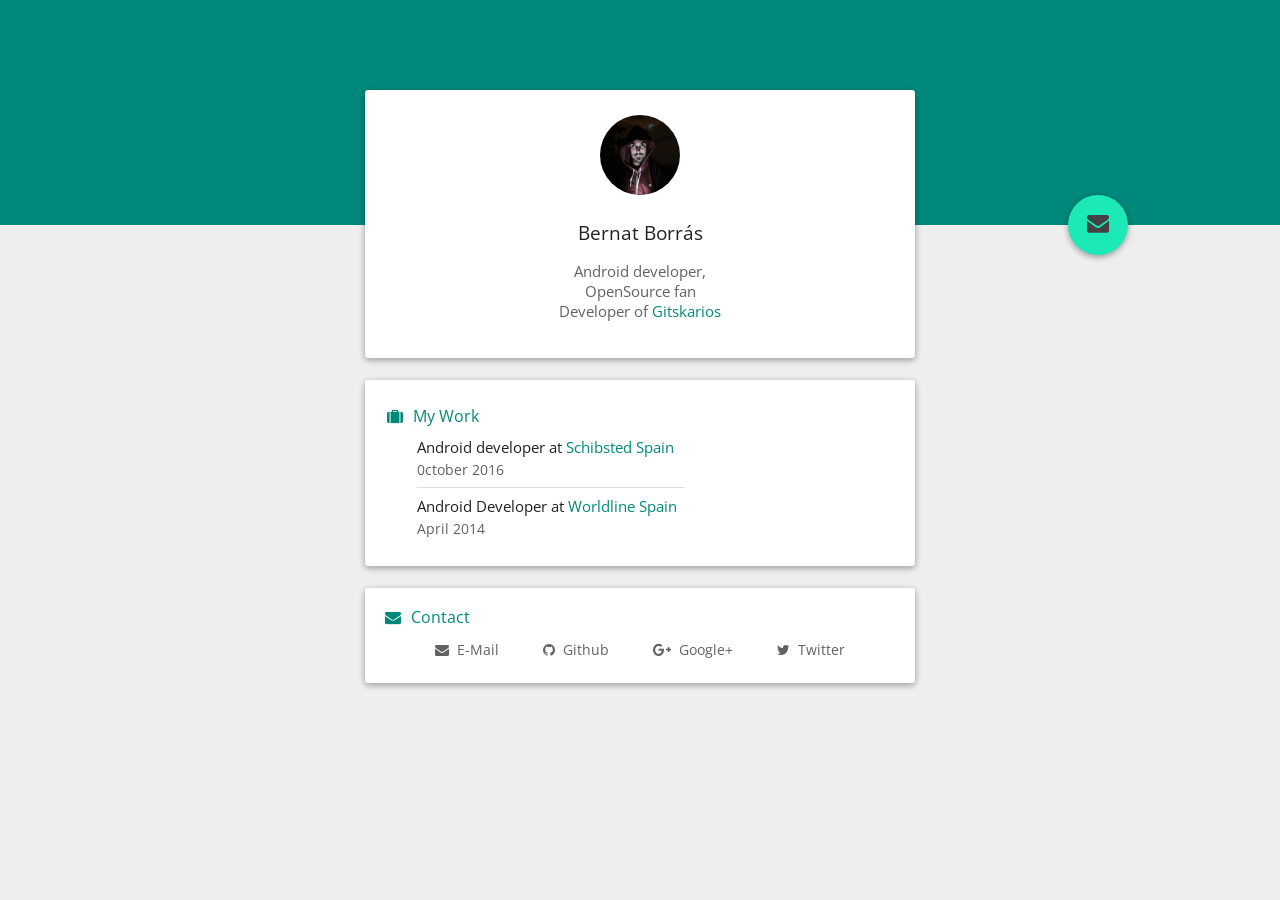
<file: index.html>
<!-- 
	* Personal Cards 1.0 by Luca Cassani *
	
	You can copy, modify, publish, use, sell, 
	or distribute this template for any purpose,
	commercial or non-commercial, and by any means. 
	It requires no special copyright notes nor attribution.
-->

<!DOCTYPE html>
<html lang="en">
<head>
	<title>Bernat Borr&aacute;s</title>
	<link href="css/style.css" rel="stylesheet" type="text/css">
	<link href='https://fonts.googleapis.com/css?family=Open+Sans' rel='stylesheet' type='text/css'>
	<link rel="stylesheet" href="css/font-awesome.min.css">
	<meta name="description" content="Gitskarios, Android developer">
	<meta name="author" content="Bernat Borr&aacute;s">
	<meta name="viewport" content="width=device-width, user-scalable=no, initial-scale=1.0, minimum-scale=1.0, maximum-scale=1.0">
	<meta name="theme-color" content="#00897B">
</head>
<body>
<div id="blue_bg"></div>
<header>
	<div id="quick_card" class="card">
		<div><img id="photo" src="img/photo.jpg" /></div> <!-- replace photo in /img/ 705x705 -->
		<h1 id="name">Bernat Borr&aacute;s</h1>
		<h2 id="description">Android developer,<br/>OpenSource fan<br/>Developer of <a href="https://play.google.com/store/apps/details?id=com.alorma.github">Gitskarios</a></h2>
	</div>
</header>
<main>
<div id="about_card" class="card">
<!--
	<section class="tab">
		<div class="title"><i class="fa fa-tachometer"></i>Experience</div>
		<div class="content">
			<section class="element"> 
						<div class="name">Android developer at Schibsted Spain</div>
						<div class="info">0ctober2016</div>
			</section>
			<hr align="left"/>
			<section class="element"> 
					<div class="name">Android Developer at Worldline Spain</div>
					<div class="info">April 2014</div>
			</section>
		</div>
	</section>
		-->
	<section class="tab">
		<div class="title"><i class="fa fa-suitcase"></i>My Work</div>
		<div class="content">
			<section class="element"> 
						<div class="name">Android developer at <a href="http://www.schibsted.es/" target="_blank">Schibsted Spain</a></div>
						<div class="info">0ctober 2016</div>
			</section>
			<hr align="left"/>
			<section class="element"> 
					<div class="name">Android Developer at <a href="http://es.worldline.com/es-es/home.html" target="_blank">Worldline Spain</a></div>
					<div class="info">April 2014</div>
			</section>
		</div>
	</section>
</div>
<div id="contact_card" class="card">
	<section class="tab">
		<div class="title"><i class="fa fa-envelope"></i>Contact</div>
		<div class="content">
			<div class="contacts"><a href="mailto:bernatbor15@gmail.com"><i class="fa fa-envelope"></i>&nbsp; E-Mail</a></div>
			<div class="contacts"><a href="https://github.com/alorma" target="_blank"><i class="fa fa-github"></i>&nbsp; Github</a></div>
			<div class="contacts"><a href="https://plus.google.com/u/0/106283159224852116482" target="_blank"><i class="fa fa-google-plus"></i>&nbsp; Google+</a></div>
			<div class="contacts"><a href="https://twitter.com/lepetitbernat" target="_blank"><i class="fa fa-twitter"></i>&nbsp; Twitter</a></div>
			<!-- You can add more contacts! -->
		</div>
	</section>
</div>
<a href="mailto:bernatbor15@gmail.com">
	<div id="fab">&nbsp;<i class="fa fa-envelope"></i>&nbsp;</div>
</a>
</main>
<footer>
</footer>
</body>
</html>
</file>
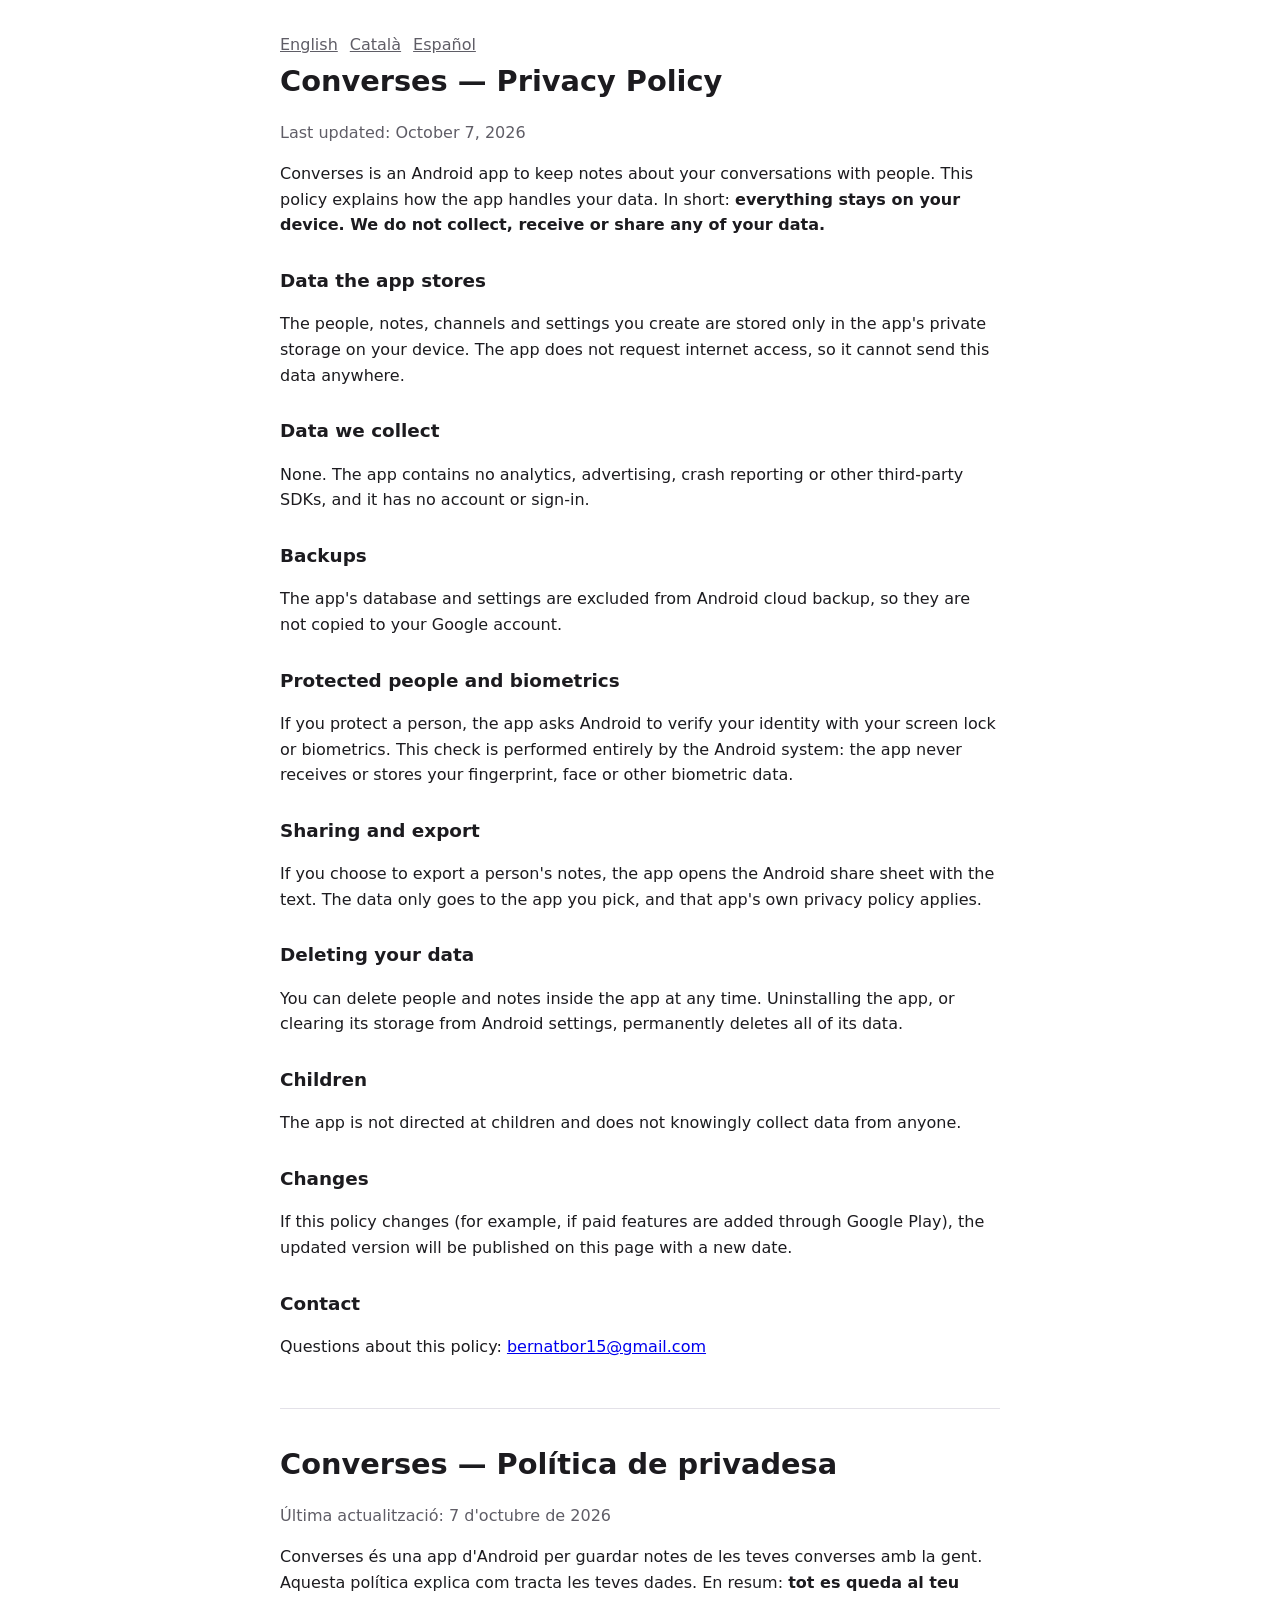
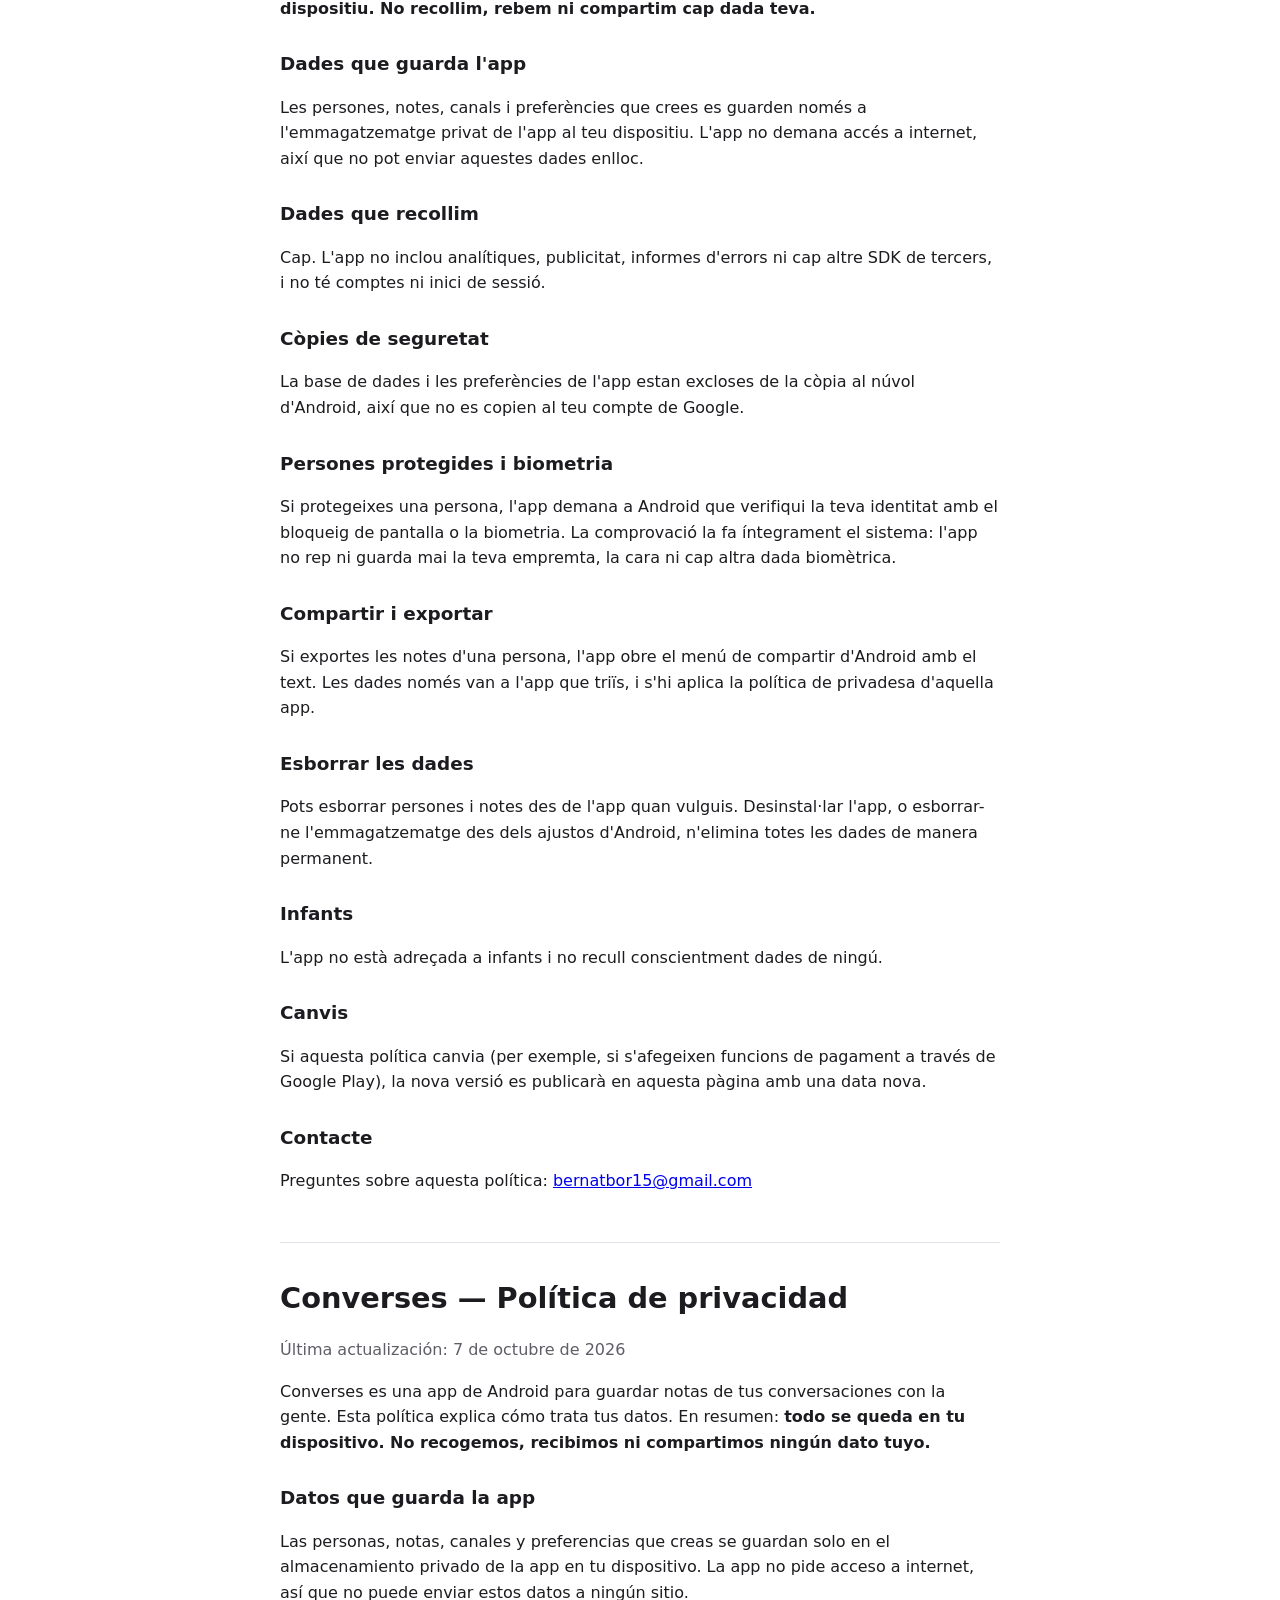
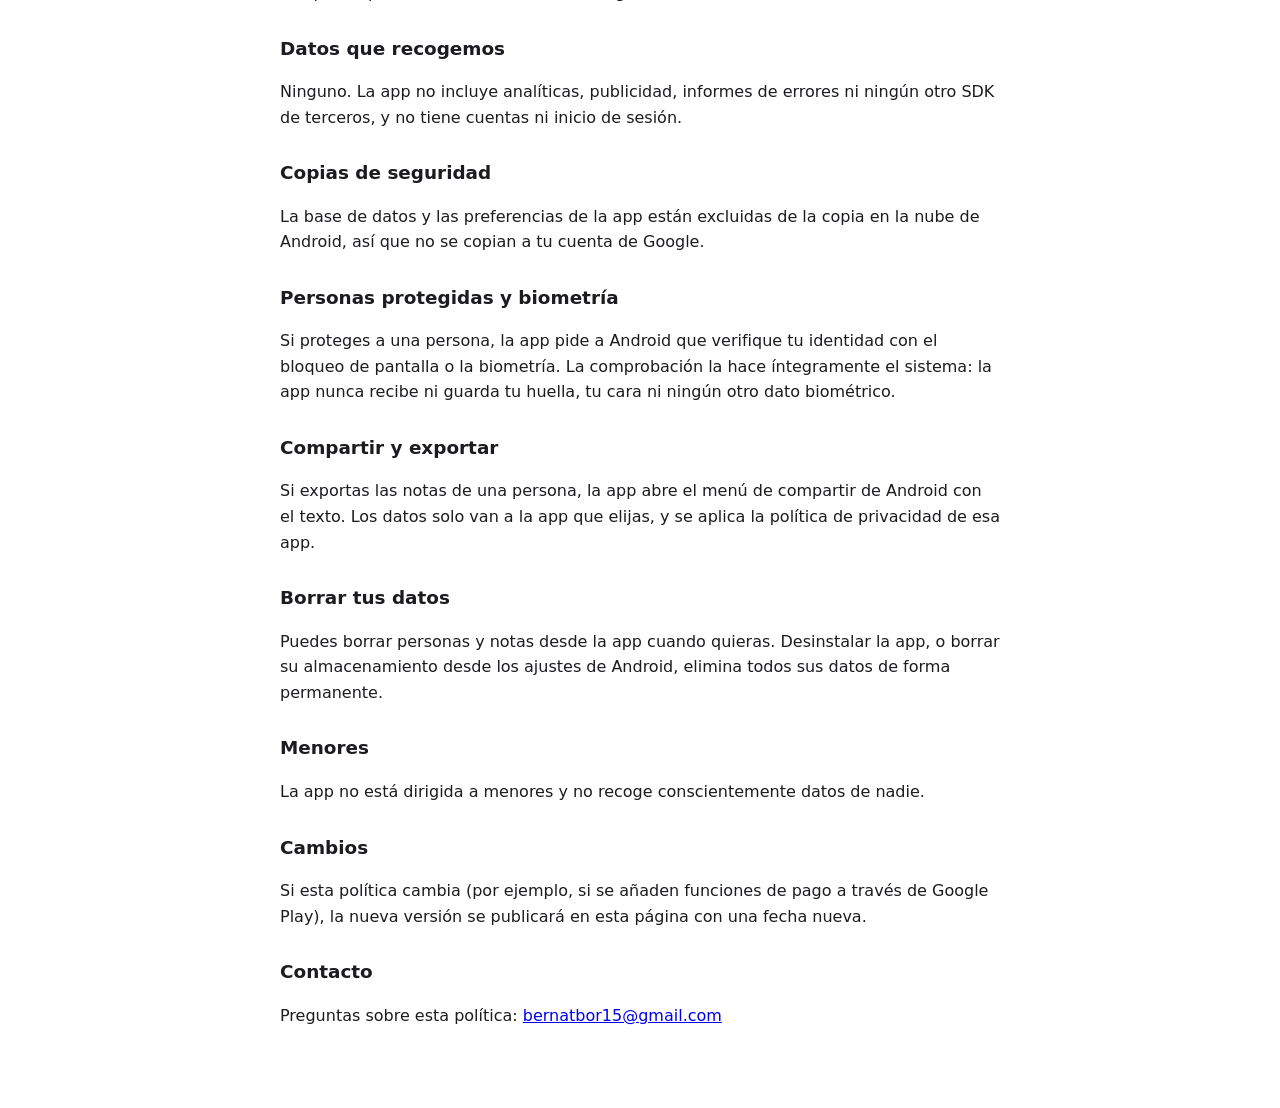
<file: composeApp/src/wasmJsMain/resources/converses/privacy/index.html>
<!doctype html>
<html lang="en">
<head>
  <meta charset="utf-8">
  <meta name="viewport" content="width=device-width, initial-scale=1">
  <title>Converses · Privacy Policy</title>
  <style>
    :root { color-scheme: light dark; --bg: #fff; --fg: #1c1b1f; --muted: #5f5d66; --line: #e3e1e8; }
    @media (prefers-color-scheme: dark) { :root { --bg: #141218; --fg: #e6e0e9; --muted: #aaa5b2; --line: #36343b; } }
    body { margin: 0; background: var(--bg); color: var(--fg); font: 16px/1.6 system-ui, -apple-system, "Roboto", sans-serif; }
    main { max-width: 720px; margin: 0 auto; padding: 32px 16px 64px; }
    h1 { font-size: 1.8rem; margin: 0 0 4px; }
    h2 { font-size: 1.15rem; margin: 28px 0 8px; }
    p.meta, nav { color: var(--muted); }
    nav a { color: inherit; margin-right: 12px; }
    section + section { border-top: 1px solid var(--line); margin-top: 48px; padding-top: 32px; }
  </style>
</head>
<body>
<main>
  <nav><a href="#en">English</a><a href="#ca">Català</a><a href="#es">Español</a></nav>

  <section id="en" lang="en">
    <h1>Converses — Privacy Policy</h1>
    <p class="meta">Last updated: October 7, 2026</p>

    <p>Converses is an Android app to keep notes about your conversations with people. This policy explains how the app handles your data. In short: <strong>everything stays on your device. We do not collect, receive or share any of your data.</strong></p>

    <h2>Data the app stores</h2>
    <p>The people, notes, channels and settings you create are stored only in the app's private storage on your device. The app does not request internet access, so it cannot send this data anywhere.</p>

    <h2>Data we collect</h2>
    <p>None. The app contains no analytics, advertising, crash reporting or other third-party SDKs, and it has no account or sign-in.</p>

    <h2>Backups</h2>
    <p>The app's database and settings are excluded from Android cloud backup, so they are not copied to your Google account.</p>

    <h2>Protected people and biometrics</h2>
    <p>If you protect a person, the app asks Android to verify your identity with your screen lock or biometrics. This check is performed entirely by the Android system: the app never receives or stores your fingerprint, face or other biometric data.</p>

    <h2>Sharing and export</h2>
    <p>If you choose to export a person's notes, the app opens the Android share sheet with the text. The data only goes to the app you pick, and that app's own privacy policy applies.</p>

    <h2>Deleting your data</h2>
    <p>You can delete people and notes inside the app at any time. Uninstalling the app, or clearing its storage from Android settings, permanently deletes all of its data.</p>

    <h2>Children</h2>
    <p>The app is not directed at children and does not knowingly collect data from anyone.</p>

    <h2>Changes</h2>
    <p>If this policy changes (for example, if paid features are added through Google Play), the updated version will be published on this page with a new date.</p>

    <h2>Contact</h2>
    <p>Questions about this policy: <a href="mailto:bernatbor15@gmail.com">bernatbor15@gmail.com</a></p>
  </section>

  <section id="ca" lang="ca">
    <h1>Converses — Política de privadesa</h1>
    <p class="meta">Última actualització: 7 d'octubre de 2026</p>

    <p>Converses és una app d'Android per guardar notes de les teves converses amb la gent. Aquesta política explica com tracta les teves dades. En resum: <strong>tot es queda al teu dispositiu. No recollim, rebem ni compartim cap dada teva.</strong></p>

    <h2>Dades que guarda l'app</h2>
    <p>Les persones, notes, canals i preferències que crees es guarden només a l'emmagatzematge privat de l'app al teu dispositiu. L'app no demana accés a internet, així que no pot enviar aquestes dades enlloc.</p>

    <h2>Dades que recollim</h2>
    <p>Cap. L'app no inclou analítiques, publicitat, informes d'errors ni cap altre SDK de tercers, i no té comptes ni inici de sessió.</p>

    <h2>Còpies de seguretat</h2>
    <p>La base de dades i les preferències de l'app estan excloses de la còpia al núvol d'Android, així que no es copien al teu compte de Google.</p>

    <h2>Persones protegides i biometria</h2>
    <p>Si protegeixes una persona, l'app demana a Android que verifiqui la teva identitat amb el bloqueig de pantalla o la biometria. La comprovació la fa íntegrament el sistema: l'app no rep ni guarda mai la teva empremta, la cara ni cap altra dada biomètrica.</p>

    <h2>Compartir i exportar</h2>
    <p>Si exportes les notes d'una persona, l'app obre el menú de compartir d'Android amb el text. Les dades només van a l'app que triïs, i s'hi aplica la política de privadesa d'aquella app.</p>

    <h2>Esborrar les dades</h2>
    <p>Pots esborrar persones i notes des de l'app quan vulguis. Desinstal·lar l'app, o esborrar-ne l'emmagatzematge des dels ajustos d'Android, n'elimina totes les dades de manera permanent.</p>

    <h2>Infants</h2>
    <p>L'app no està adreçada a infants i no recull conscientment dades de ningú.</p>

    <h2>Canvis</h2>
    <p>Si aquesta política canvia (per exemple, si s'afegeixen funcions de pagament a través de Google Play), la nova versió es publicarà en aquesta pàgina amb una data nova.</p>

    <h2>Contacte</h2>
    <p>Preguntes sobre aquesta política: <a href="mailto:bernatbor15@gmail.com">bernatbor15@gmail.com</a></p>
  </section>

  <section id="es" lang="es">
    <h1>Converses — Política de privacidad</h1>
    <p class="meta">Última actualización: 7 de octubre de 2026</p>

    <p>Converses es una app de Android para guardar notas de tus conversaciones con la gente. Esta política explica cómo trata tus datos. En resumen: <strong>todo se queda en tu dispositivo. No recogemos, recibimos ni compartimos ningún dato tuyo.</strong></p>

    <h2>Datos que guarda la app</h2>
    <p>Las personas, notas, canales y preferencias que creas se guardan solo en el almacenamiento privado de la app en tu dispositivo. La app no pide acceso a internet, así que no puede enviar estos datos a ningún sitio.</p>

    <h2>Datos que recogemos</h2>
    <p>Ninguno. La app no incluye analíticas, publicidad, informes de errores ni ningún otro SDK de terceros, y no tiene cuentas ni inicio de sesión.</p>

    <h2>Copias de seguridad</h2>
    <p>La base de datos y las preferencias de la app están excluidas de la copia en la nube de Android, así que no se copian a tu cuenta de Google.</p>

    <h2>Personas protegidas y biometría</h2>
    <p>Si proteges a una persona, la app pide a Android que verifique tu identidad con el bloqueo de pantalla o la biometría. La comprobación la hace íntegramente el sistema: la app nunca recibe ni guarda tu huella, tu cara ni ningún otro dato biométrico.</p>

    <h2>Compartir y exportar</h2>
    <p>Si exportas las notas de una persona, la app abre el menú de compartir de Android con el texto. Los datos solo van a la app que elijas, y se aplica la política de privacidad de esa app.</p>

    <h2>Borrar tus datos</h2>
    <p>Puedes borrar personas y notas desde la app cuando quieras. Desinstalar la app, o borrar su almacenamiento desde los ajustes de Android, elimina todos sus datos de forma permanente.</p>

    <h2>Menores</h2>
    <p>La app no está dirigida a menores y no recoge conscientemente datos de nadie.</p>

    <h2>Cambios</h2>
    <p>Si esta política cambia (por ejemplo, si se añaden funciones de pago a través de Google Play), la nueva versión se publicará en esta página con una fecha nueva.</p>

    <h2>Contacto</h2>
    <p>Preguntas sobre esta política: <a href="mailto:bernatbor15@gmail.com">bernatbor15@gmail.com</a></p>
  </section>
</main>
</body>
</html>
</file>
<file: css/style.css>
/*  
	* Personal Cards 1.0 by Luca Cassani *
	
	You can copy, modify, publish, use, sell, 
	or distribute this template for any purpose,
	commercial or non-commercial, and by any means. 
	It requires no special copyright notes nor attribution.	
*/

*{
	box-sizing: border-box;
}
body{
	margin:0;
	padding:0;
	color:#212121;
	background-color:#EEEEEE;
	font-family: 'Open Sans', sans-serif;
}
a{
	color:#00897B; /*Change link color */
	text-decoration:none;
}
a:hover{
	color:#64B5F6; /*Change link color (on mouse over)*/
}
#blue_bg{
	z-index:-1;
	position:fixed;
	width:100%;
	height:25%;
	top:0;
	background-color:#00897B; /* Change top background color */
}
.card{
	width:550px;
	margin:0 auto;
	color:#212121;
	background-color:#fff;
	border-radius: 3px;
	box-shadow: 0 2px 7px 0 rgba(0, 0, 0, 0.19), 0 2px 6px 0 rgba(0, 0, 0, 0.2);
	overflow:auto;
}
#quick_card{
	padding:25px;
	margin-top:10vh;
	text-align:center;
}
#quick_card #photo{
	height:80px;
	width:80px;
	border-radius:99px;
}
#quick_card #name{
	font-weight:normal;
	margin-top:20px;
	font-size:19px;
	color:#212121;
}
#quick_card #description{
	font-weight:normal;
	margin-top:15px;
	font-size:15px;
	color:#616161;
}
#about_card{
	position:relative;
	padding:15px 32px 8px 32px;
	margin-top:22px;
}
#about_card>.tab{
	margin-top:10px;
	margin-bottom:10px;
}
#about_card>.tab>.title{
	font-size:16px;
	color:#00897B; /*Change title and title icon color (About Card)*/
}
.title i{
	position:relative;
	left:-10px;
}
#about_card>.tab>.content{
	padding:5px 20px 5px 20px;
	position:relative;
}
#about_card .element{
	margin-bottom:5px;
	margin-top:5px;
}
#about_card .element .name{
	color:#212121;
	font-size:15px;
	margin-bottom:3px;
}
#about_card .element .info{
	color:#616161;
	font-size:14px;
}
hr{
	width:60%;
	color: #E0E0E0;
	background-color: #E0E0E0;
	height:1px;
	border:0;
}
#contact_card{
	position:relative;
	padding:15px 30px 15px 30px;
	margin-top:22px;
	margin-bottom:40px;
}
#contact_card>.tab{
	margin-top:3px;
	margin-bottom:8px;
}
#contact_card>.tab>.title{
	font-size:16px;
	color:#00897B; /*Change title and title icon color (Contact Card)*/
}
#contact_card>.tab>.content{
	padding-top:10px;
	text-align:center;
}
#contact_card>.tab>.content>.contacts{
	margin:0 20px 0 20px;
	display:inline-block;
	font-size:14px;
	color:#212121;
}
#contact_card a{
	color:#616161;
	text-decoration:none; /*Change link color (ONLY Contact Card)*/
}
#contact_card a:hover{
	color:#9E9E9E; /*Change link color (on mouse over, ONLY Contact Card) */
}
#fab{
	position:fixed;
	width:60px;
	height:60px;
	line-height: 60px;
	text-align:center;
	background-color:#1DE9B6; /*Change FAB background color */
	border-radius:99px;
	box-shadow: 0 2px 7px 0 rgba(0, 0, 0, 0.19), 0 2px 6px 0 rgba(0, 0, 0, 0.2);
}
#fab i{
	color:#424242;
	font-size:22px;
}
#fab:hover{
	background-color:#FFD54F; /*Change FAB background color (on mouse over) */
}

footer{
	z-index:-1;
	position:fixed;
	bottom:0;
	width:100%;
	text-align:center;
	text-align:center;
	font-size:15px;
	color:#757575;
	padding-bottom:10px;
	font-weight: bold;
}
/* MEDIA */
@media (min-width: 961px){
	#fab{
		top:calc(25% - 30px);
		right:calc((100% - 550px)/4 - 30px);
	}
}
@media (min-width: 481px) and (max-width: 960px) {
	.card{
		width:80%;
	}
	#fab{
		bottom:2%;
		right:2%;
	}
}
@media (max-width: 480px){
	.card{
		width:90%;
	}
	#fab{
		bottom:2%;
		right:2%;
	}
}
</file>
